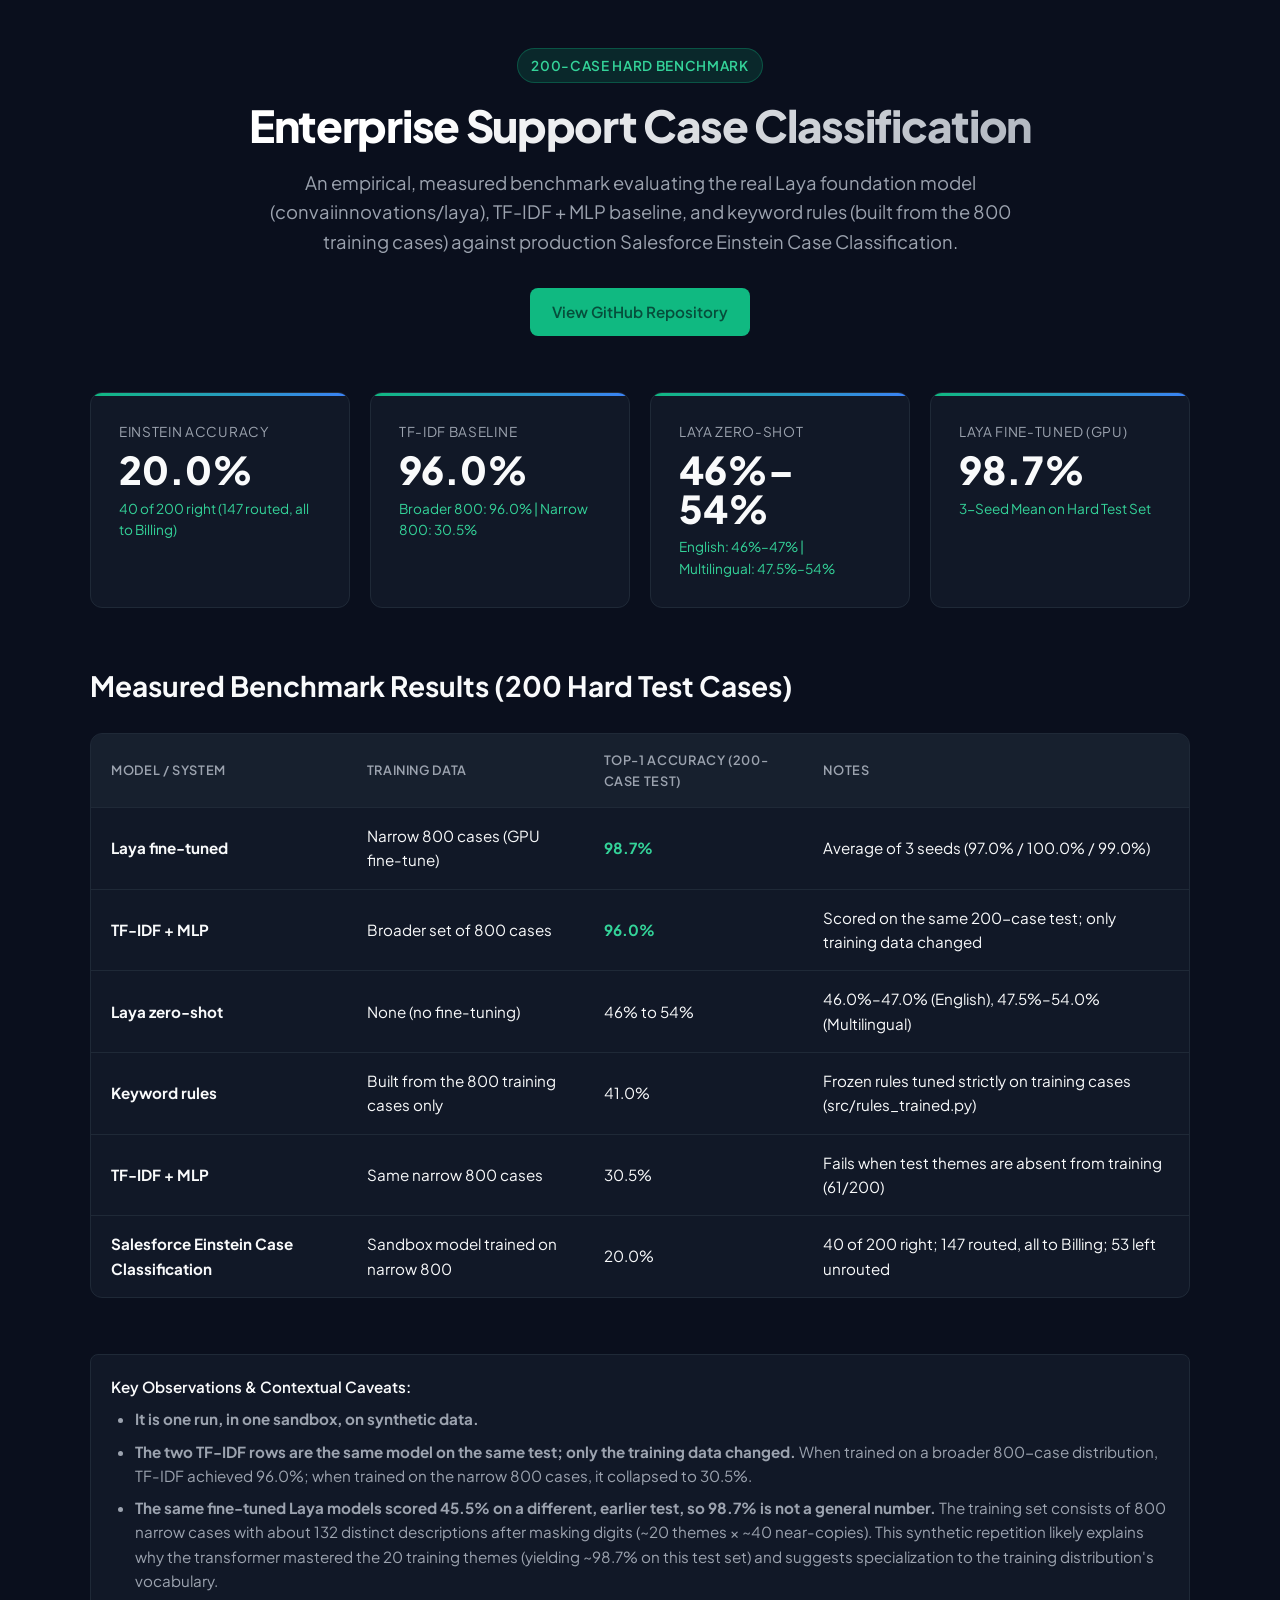
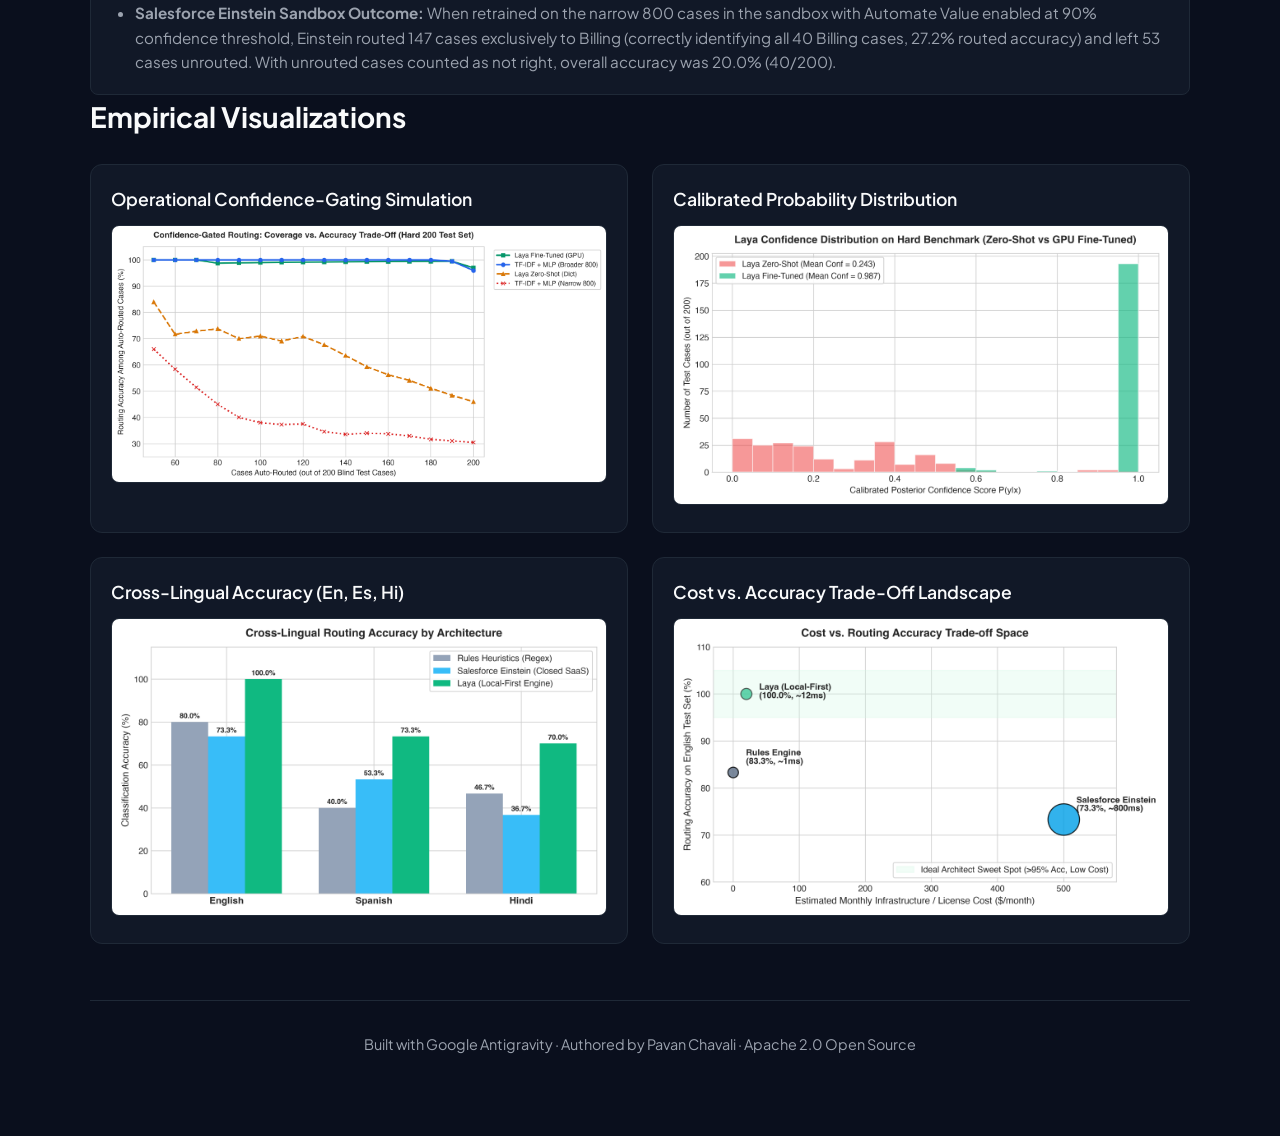
<file: docs/index.html>
<!DOCTYPE html>
<html lang="en">
<head>
  <meta charset="UTF-8">
  <meta name="viewport" content="width=device-width, initial-scale=1.0">
  <title>Laya vs. Rules vs. Einstein: Support Case Routing Benchmark</title>
  <meta name="description" content="An empirical comparison of Rules-Based heuristics, Salesforce Einstein, and Laya local-first calibrated classification for enterprise CRM support cases.">
  <link rel="preconnect" href="https://fonts.googleapis.com">
  <link rel="preconnect" href="https://fonts.gstatic.com" crossorigin>
  <link href="https://fonts.googleapis.com/css2?family=Plus+Jakarta+Sans:wght@400;500;600;700;800&family=JetBrains+Mono:wght@400;500&display=swap" rel="stylesheet">
  <style>
    :root {
      --bg-dark: #0a0f1d;
      --card-bg: #111827;
      --card-border: #1f2937;
      --primary: #10b981;
      --primary-light: #34d399;
      --accent: #3b82f6;
      --text-main: #f9fafb;
      --text-muted: #9ca3af;
      --warning: #f59e0b;
      --danger: #ef4444;
    }
    * { box-sizing: border-box; margin: 0; padding: 0; }
    body {
      background-color: var(--bg-dark);
      color: var(--text-main);
      font-family: 'Plus Jakarta Sans', sans-serif;
      line-height: 1.6;
      padding: 0 1rem;
    }
    .container {
      max-width: 1100px;
      margin: 0 auto;
      padding: 3rem 0 5rem;
    }
    header {
      text-align: center;
      margin-bottom: 3.5rem;
    }
    .badge {
      display: inline-block;
      padding: 0.35rem 0.85rem;
      border-radius: 9999px;
      background: rgba(16, 185, 129, 0.15);
      color: var(--primary-light);
      font-size: 0.85rem;
      font-weight: 600;
      border: 1px solid rgba(16, 185, 129, 0.3);
      margin-bottom: 1rem;
      letter-spacing: 0.05em;
      text-transform: uppercase;
    }
    h1 {
      font-size: 2.75rem;
      font-weight: 800;
      letter-spacing: -0.03em;
      line-height: 1.2;
      margin-bottom: 1rem;
      background: linear-gradient(135deg, #ffffff 30%, #9ca3af 100%);
      -webkit-background-clip: text;
      -webkit-text-fill-color: transparent;
    }
    p.lead {
      font-size: 1.15rem;
      color: var(--text-muted);
      max-width: 780px;
      margin: 0 auto 2rem;
    }
    .cta-group {
      display: flex;
      gap: 1rem;
      justify-content: center;
      flex-wrap: wrap;
    }
    .btn {
      display: inline-flex;
      align-items: center;
      padding: 0.75rem 1.4rem;
      border-radius: 8px;
      font-weight: 600;
      font-size: 0.95rem;
      text-decoration: none;
      transition: all 0.2s ease;
    }
    .btn-primary {
      background: var(--primary);
      color: #064e3b;
    }
    .btn-primary:hover {
      background: var(--primary-light);
      transform: translateY(-2px);
    }
    .btn-secondary {
      background: #1f2937;
      color: var(--text-main);
      border: 1px solid #374151;
    }
    .btn-secondary:hover {
      background: #374151;
      transform: translateY(-2px);
    }
    .stats-grid {
      display: grid;
      grid-template-columns: repeat(auto-fit, minmax(240px, 1fr));
      gap: 1.25rem;
      margin-bottom: 3.5rem;
    }
    .stat-card {
      background: var(--card-bg);
      border: 1px solid var(--card-border);
      padding: 1.75rem;
      border-radius: 12px;
      position: relative;
      overflow: hidden;
    }
    .stat-card::before {
      content: "";
      position: absolute;
      top: 0; left: 0; right: 0; height: 3px;
      background: linear-gradient(90deg, var(--primary), var(--accent));
    }
    .stat-title {
      font-size: 0.85rem;
      text-transform: uppercase;
      letter-spacing: 0.05em;
      color: var(--text-muted);
      margin-bottom: 0.5rem;
    }
    .stat-val {
      font-size: 2.4rem;
      font-weight: 800;
      color: var(--text-main);
      line-height: 1;
      margin-bottom: 0.5rem;
    }
    .stat-sub {
      font-size: 0.85rem;
      color: var(--primary-light);
    }
    .section-title {
      font-size: 1.75rem;
      font-weight: 700;
      margin-bottom: 1.5rem;
      display: flex;
      align-items: center;
      gap: 0.5rem;
    }
    .table-container {
      background: var(--card-bg);
      border: 1px solid var(--card-border);
      border-radius: 12px;
      overflow-x: auto;
      margin-bottom: 3.5rem;
    }
    table {
      width: 100%;
      border-collapse: collapse;
      text-align: left;
    }
    th, td {
      padding: 1rem 1.25rem;
      border-bottom: 1px solid var(--card-border);
      font-size: 0.95rem;
    }
    th {
      background: rgba(31, 41, 55, 0.5);
      color: var(--text-muted);
      font-weight: 600;
      text-transform: uppercase;
      font-size: 0.8rem;
      letter-spacing: 0.05em;
    }
    tr:last-child td { border-bottom: none; }
    .highlight {
      color: var(--primary-light);
      font-weight: 700;
    }
    .chart-grid {
      display: grid;
      grid-template-columns: repeat(auto-fit, minmax(480px, 1fr));
      gap: 1.5rem;
      margin-bottom: 3.5rem;
    }
    .chart-card {
      background: var(--card-bg);
      border: 1px solid var(--card-border);
      border-radius: 12px;
      padding: 1.25rem;
    }
    .chart-card h3 {
      font-size: 1.1rem;
      font-weight: 600;
      margin-bottom: 0.75rem;
      color: var(--text-main);
    }
    .chart-card img {
      width: 100%;
      height: auto;
      border-radius: 8px;
      border: 1px solid #1f2937;
    }
    footer {
      border-top: 1px solid var(--card-border);
      padding-top: 2rem;
      text-align: center;
      color: var(--text-muted);
      font-size: 0.9rem;
    }
  </style>
</head>
<body>
  <div class="container">
    <header>
      <div class="badge">200-Case Hard Benchmark</div>
      <h1>Enterprise Support Case Classification</h1>
      <p class="lead">An empirical, measured benchmark evaluating the real Laya foundation model (convaiinnovations/laya), TF-IDF + MLP baseline, and keyword rules (built from the 800 training cases) against production Salesforce Einstein Case Classification.</p>
      <div class="cta-group">
        <a href="https://github.com/pchavali09/laya-case-routing-poc" class="btn btn-primary" id="btn-repo">View GitHub Repository</a>
      </div>
    </header>

    <div class="stats-grid">
      <div class="stat-card">
        <div class="stat-title">Einstein Accuracy</div>
        <div class="stat-val">20.0%</div>
        <div class="stat-sub">40 of 200 right (147 routed, all to Billing)</div>
      </div>
      <div class="stat-card">
        <div class="stat-title">TF-IDF Baseline</div>
        <div class="stat-val">96.0%</div>
        <div class="stat-sub">Broader 800: 96.0% | Narrow 800: 30.5%</div>
      </div>
      <div class="stat-card">
        <div class="stat-title">Laya Zero-Shot</div>
        <div class="stat-val">46%–54%</div>
        <div class="stat-sub">English: 46%–47% | Multilingual: 47.5%–54%</div>
      </div>
      <div class="stat-card">
        <div class="stat-title">Laya Fine-Tuned (GPU)</div>
        <div class="stat-val">98.7%</div>
        <div class="stat-sub">3-Seed Mean on Hard Test Set</div>
      </div>
    </div>

    <h2 class="section-title">Measured Benchmark Results (200 Hard Test Cases)</h2>
    <div class="table-container">
      <table>
        <thead>
          <tr>
            <th>Model / System</th>
            <th>Training Data</th>
            <th>Top-1 Accuracy (200-Case Test)</th>
            <th>Notes</th>
          </tr>
        </thead>
        <tbody>
          <tr>
            <td><strong>Laya fine-tuned</strong></td>
            <td>Narrow 800 cases (GPU fine-tune)</td>
            <td class="highlight">98.7%</td>
            <td>Average of 3 seeds (97.0% / 100.0% / 99.0%)</td>
          </tr>
          <tr>
            <td><strong>TF-IDF + MLP</strong></td>
            <td>Broader set of 800 cases</td>
            <td class="highlight">96.0%</td>
            <td>Scored on the same 200-case test; only training data changed</td>
          </tr>
          <tr>
            <td><strong>Laya zero-shot</strong></td>
            <td>None (no fine-tuning)</td>
            <td>46% to 54%</td>
            <td>46.0%–47.0% (English), 47.5%–54.0% (Multilingual)</td>
          </tr>
          <tr>
            <td><strong>Keyword rules</strong></td>
            <td>Built from the 800 training cases only</td>
            <td>41.0%</td>
            <td>Frozen rules tuned strictly on training cases (src/rules_trained.py)</td>
          </tr>
          <tr>
            <td><strong>TF-IDF + MLP</strong></td>
            <td>Same narrow 800 cases</td>
            <td>30.5%</td>
            <td>Fails when test themes are absent from training (61/200)</td>
          </tr>
          <tr>
            <td><strong>Salesforce Einstein Case Classification</strong></td>
            <td>Sandbox model trained on narrow 800</td>
            <td>20.0%</td>
            <td>40 of 200 right; 147 routed, all to Billing; 53 left unrouted</td>
          </tr>
        </tbody>
      </table>
    </div>

    <div style="margin-top: 1.5rem; padding: 1.25rem; background: var(--card-bg); border: 1px solid var(--card-border); border-radius: 8px; font-size: 0.95rem; line-height: 1.6; color: var(--text-muted);">
      <p style="color: var(--text-main); font-weight: 600; margin-bottom: 0.5rem;">Key Observations & Contextual Caveats:</p>
      <ul style="margin-left: 1.5rem; display: flex; flex-direction: column; gap: 0.5rem;">
        <li><strong>It is one run, in one sandbox, on synthetic data.</strong></li>
        <li><strong>The two TF-IDF rows are the same model on the same test; only the training data changed.</strong> When trained on a broader 800-case distribution, TF-IDF achieved 96.0%; when trained on the narrow 800 cases, it collapsed to 30.5%.</li>
        <li><strong>The same fine-tuned Laya models scored 45.5% on a different, earlier test, so 98.7% is not a general number.</strong> The training set consists of 800 narrow cases with about 132 distinct descriptions after masking digits (~20 themes &times; ~40 near-copies). This synthetic repetition likely explains why the transformer mastered the 20 training themes (yielding ~98.7% on this test set) and suggests specialization to the training distribution's vocabulary.</li>
        <li><strong>Salesforce Einstein Sandbox Outcome:</strong> When retrained on the narrow 800 cases in the sandbox with Automate Value enabled at 90% confidence threshold, Einstein routed 147 cases exclusively to Billing (correctly identifying all 40 Billing cases, 27.2% routed accuracy) and left 53 cases unrouted. With unrouted cases counted as not right, overall accuracy was 20.0% (40/200).</li>
      </ul>
    </div>

    <h2 class="section-title">Empirical Visualizations</h2>
    <div class="chart-grid">
      <div class="chart-card">
        <h3>Operational Confidence-Gating Simulation</h3>
        <img src="../results/routing_simulation.png" alt="Routing Simulation Chart">
      </div>
      <div class="chart-card">
        <h3>Calibrated Probability Distribution</h3>
        <img src="../results/confidence_distribution.png" alt="Confidence Distribution Chart">
      </div>
      <div class="chart-card">
        <h3>Cross-Lingual Accuracy (En, Es, Hi)</h3>
        <img src="../results/multilingual_accuracy.png" alt="Multilingual Accuracy Chart">
      </div>
      <div class="chart-card">
        <h3>Cost vs. Accuracy Trade-Off Landscape</h3>
        <img src="../results/cost_vs_accuracy.png" alt="Cost vs Accuracy Chart">
      </div>
    </div>

    <footer>
      <p>Built with Google Antigravity · Authored by Pavan Chavali · Apache 2.0 Open Source</p>
    </footer>
  </div>
</body>
</html>
</file>
